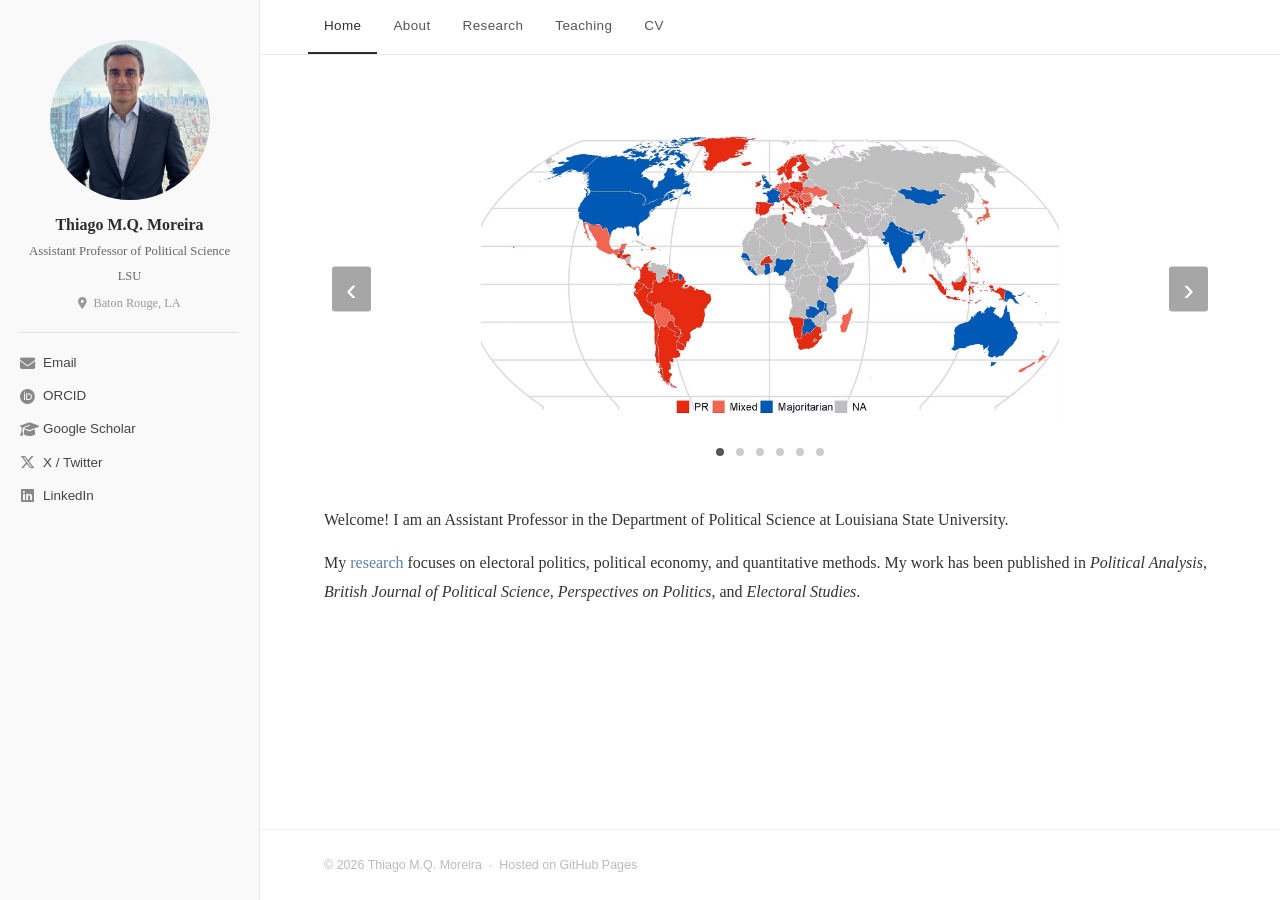
<file: index.html>
<!DOCTYPE html>
<html lang="en">
<head>
  <meta charset="UTF-8" />
  <meta name="viewport" content="width=device-width, initial-scale=1.0" />
  <title>Thiago M. Q. Moreira</title>
  <link rel="stylesheet" href="style.css" />
  <link rel="stylesheet" href="https://cdnjs.cloudflare.com/ajax/libs/font-awesome/6.5.0/css/all.min.css" />

  <!-- Google tag (gtag.js) -->
<script async src="https://www.googletagmanager.com/gtag/js?id=G-JVZRSJXB43"></script>
<script>
  window.dataLayer = window.dataLayer || [];
  function gtag(){dataLayer.push(arguments);}
  gtag('js', new Date());

  gtag('config', 'G-JVZRSJXB43');
</script>
</head>
<body>

  <aside class="sidebar">
    <div class="sidebar-inner">
      <img src="foto2.png" alt="Thiago M. Q. Moreira" class="profile-photo" />
      <h1 class="sidebar-name">Thiago M.Q. Moreira</h1>
      <p class="sidebar-title">Assistant Professor of Political Science</p>
      <p class="sidebar-institution">LSU</p>
      <p class="sidebar-location"><i class="fa-solid fa-location-dot"></i> Baton Rouge, LA</p>
      <hr class="sidebar-divider" />
      <ul class="social-links">
        <li><a href="mailto:tmoreira@lsu.edu"><i class="fa-solid fa-envelope"></i> Email</a></li>
        <li><a href="https://orcid.org/0000-0002-3891-572X" target="_blank"><i class="fa-brands fa-orcid"></i> ORCID</a></li>
        <li><a href="https://scholar.google.com/citations?user=PfaVkHgAAAAJ&hl=pt-BR" target="_blank"><i class="fa-solid fa-graduation-cap"></i> Google Scholar</a></li>
        <li><a href="https://x.com/ThiagoMQM" target="_blank"><i class="fa-brands fa-x-twitter"></i> X / Twitter</a></li>
        <li><a href="https://linkedin.com/in/thiago-m-q-moreira-6786b3133/" target="_blank"><i class="fa-brands fa-linkedin"></i> LinkedIn</a></li>
      </ul>
    </div>
  </aside>

  <main class="main-content">
    <nav class="topnav">
      <a href="index.html" class="active">Home</a>
      <a href="about.html">About</a>
      <a href="research.html">Research</a>
      <a href="teaching.html">Teaching</a>
      <a href="cv.html">CV</a>
    </nav>

    <div class="page-body">
      <div class="carousel">
    <div class="carousel-track">
    <div class="carousel-slide active">
      <img src="banner.jpg" alt="Democracies and Electoral Systems" />
      <span class="carousel-caption">Democracies and Electoral Systems</span>
    </div>
    <div class="carousel-slide">
      <img src="Predicted_VoteShare.png" alt="Predicted Vote Share" />
      <span class="carousel-caption">Predicted and Observed Vote Shares in the UK</span>
    </div>
    <div class="carousel-slide">
      <img src="House_Brazil58.jpg" alt="House Brazil" />
      <span class="carousel-caption">Parties in the House of Representatives in Brazil, 1958</span>
    </div>
    <div class="carousel-slide">
      <img src="Polarization_NewPlot.png" alt="Polarization" />
      <span class="carousel-caption">Elite Polarization in the U.S. House of Representatives</span>
    </div>
    <div class="carousel-slide">
      <img src="Lula_VoteShare.png" alt="Polling Stations Map" />
      <span class="carousel-caption">Vote Share Across Geolocated Polling Stations in the 2026 Runoff</span>
    </div>
    <div class="carousel-slide">
      <img src="DeathRates_US_2020.png" alt="Overdose Death rates" />
      <span class="carousel-caption">Overdose Death Rates by U.S. Counties, 2020</span>
    </div>
  </div>

  <button class="carousel-btn prev" onclick="moveCarousel(-1)">&#8249;</button>
  <button class="carousel-btn next" onclick="moveCarousel(1)">&#8250;</button>

  <div class="carousel-dots">
    <span class="dot active" onclick="goToSlide(0)"></span>
    <span class="dot" onclick="goToSlide(1)"></span>
    <span class="dot" onclick="goToSlide(2)"></span>
    <span class="dot" onclick="goToSlide(3)"></span>
    <span class="dot" onclick="goToSlide(4)"></span>
    <span class="dot" onclick="goToSlide(5)"></span>
  </div>
</div>

<script>
  let current = 0;
  const slides = document.querySelectorAll('.carousel-slide');
  const dots = document.querySelectorAll('.dot');

  function showSlide(n) {
    slides[current].classList.remove('active');
    dots[current].classList.remove('active');
    current = (n + slides.length) % slides.length;
    slides[current].classList.add('active');
    dots[current].classList.add('active');
  }

  function moveCarousel(dir) {
    showSlide(current + dir);
    resetTimer();
  }

  function goToSlide(n) {
    showSlide(n);
    resetTimer();
  }

  let timer = setInterval(() => showSlide(current + 1), 5000);

  function resetTimer() {
    clearInterval(timer);
    timer = setInterval(() => showSlide(current + 1), 5000);
  }
</script>
      <p>
        Welcome! I am an Assistant Professor in the Department of Political Science at Louisiana State University.
      </p>
      <p>
        My <a href="research.html">research</a> focuses on electoral politics, political economy, and quantitative methods.
        My work has been published in <i>Political Analysis</i>, <i>British Journal of Political Science</i>, <i>Perspectives on Politics</i>, and <i>Electoral Studies</i>.
      </p>
    </div>

    <footer class="site-footer">
      &copy; 2026 Thiago M.Q. Moreira &nbsp;&middot;&nbsp; Hosted on GitHub Pages
    </footer>
  </main>

</body>
</html>
</file>
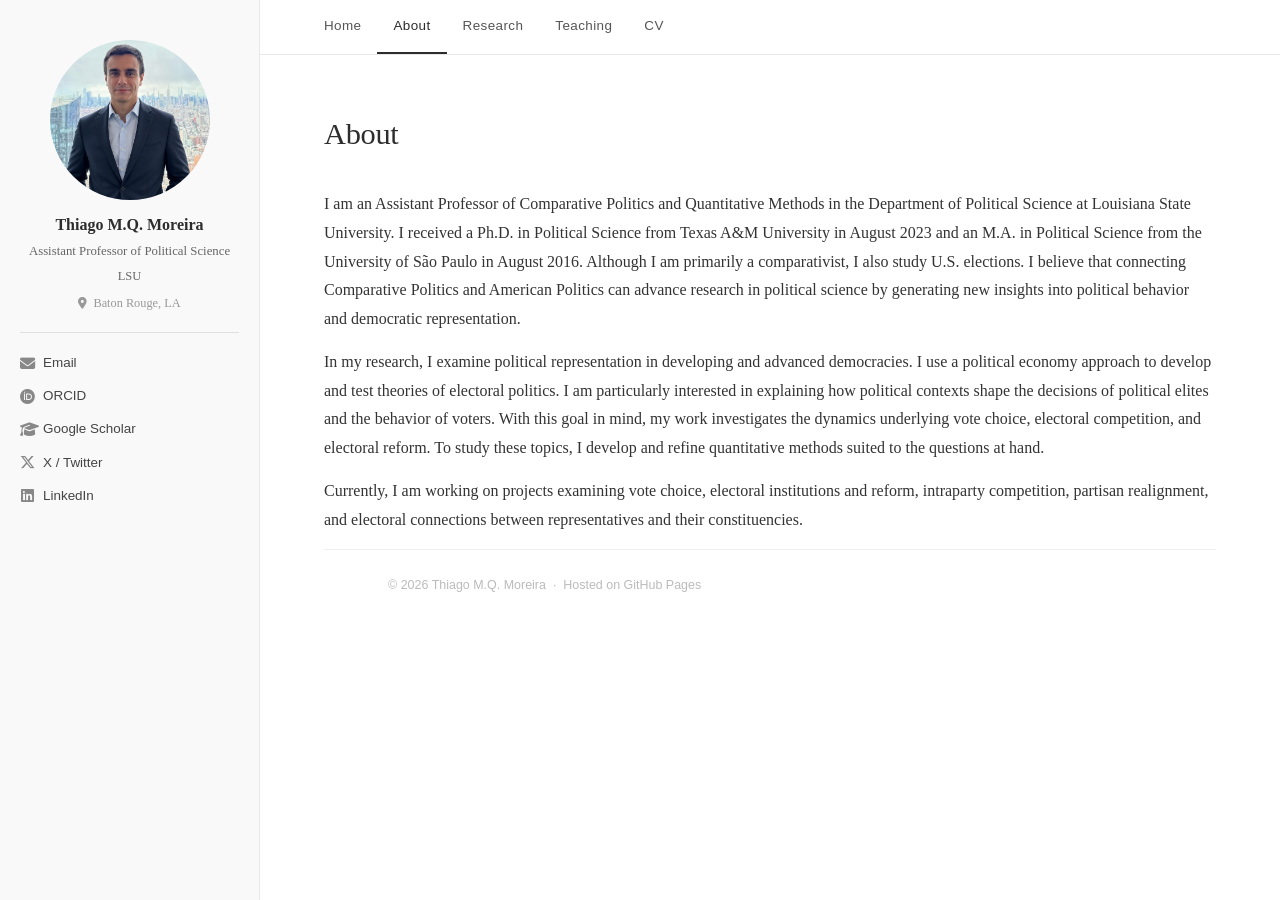
<file: about.html>
<!DOCTYPE html>
<html lang="en">
<head>
  <meta charset="UTF-8" />
  <meta name="viewport" content="width=device-width, initial-scale=1.0" />
  <title>About — Thiago M. Q. Moreira</title>
  <link rel="stylesheet" href="style.css" />
  <link rel="stylesheet" href="https://cdnjs.cloudflare.com/ajax/libs/font-awesome/6.5.0/css/all.min.css" />

  <!-- Google tag (gtag.js) -->
<script async src="https://www.googletagmanager.com/gtag/js?id=G-JVZRSJXB43"></script>
<script>
  window.dataLayer = window.dataLayer || [];
  function gtag(){dataLayer.push(arguments);}
  gtag('js', new Date());

  gtag('config', 'G-JVZRSJXB43');
</script>
</head>
<body>

  <aside class="sidebar">
    <div class="sidebar-inner">
      <img src="foto2.png" alt="Thiago M. Q. Moreira" class="profile-photo" />
      <h1 class="sidebar-name">Thiago M.Q. Moreira</h1>
      <p class="sidebar-title">Assistant Professor of Political Science</p>
      <p class="sidebar-institution">LSU</p>
      <p class="sidebar-location"><i class="fa-solid fa-location-dot"></i> Baton Rouge, LA</p>
      <hr class="sidebar-divider" />
      <ul class="social-links">
        <li><a href="mailto:tmoreira@lsu.edu"><i class="fa-solid fa-envelope"></i> Email</a></li>
        <li><a href="https://orcid.org/0000-0002-3891-572X" target="_blank"><i class="fa-brands fa-orcid"></i> ORCID</a></li>
        <li><a href="https://scholar.google.com/citations?user=PfaVkHgAAAAJ&hl=pt-BR" target="_blank"><i class="fa-solid fa-graduation-cap"></i> Google Scholar</a></li>
        <li><a href="https://x.com/ThiagoMQM" target="_blank"><i class="fa-brands fa-x-twitter"></i> X / Twitter</a></li>
        <li><a href="https://linkedin.com/in/thiago-m-q-moreira-6786b3133/" target="_blank"><i class="fa-brands fa-linkedin"></i> LinkedIn</a></li>
      </ul>
    </div>
  </aside>

  <main class="main-content">
    <nav class="topnav">
      <a href="index.html">Home</a>
      <a href="about.html" class="active">About</a>
      <a href="research.html">Research</a>
      <a href="teaching.html">Teaching</a>
      <a href="cv.html">CV</a>
    </nav>

    <div class="page-body">
      <h2 class="page-title">About</h2>

      <p>
       I am an Assistant Professor of Comparative Politics and Quantitative Methods in the Department of Political Science 
       at Louisiana State University.
       I received a Ph.D. in Political Science from Texas A&M University in August 2023 and an M.A. in Political Science 
       from the University of São Paulo in August 2016. 
       Although I am primarily a comparativist, I also study U.S. elections. I believe that connecting Comparative Politics 
       and American Politics can advance research in political science by generating new insights into political behavior and 
       democratic representation.
      </p>
      <p>
      In my research, I examine political representation in developing and advanced democracies. 
      I use a political economy approach to develop and test theories of electoral politics. 
      I am particularly interested in explaining how political contexts shape the decisions of political elites and the behavior of voters. 
      With this goal in mind, my work investigates the dynamics underlying vote choice, electoral competition, and 
      electoral reform. To study these topics, I develop and refine quantitative methods suited to the questions at hand. 
      </p>
      <p>
       Currently, I am working on projects examining vote choice, electoral institutions and reform, intraparty competition, 
       partisan realignment, and electoral connections between representatives and their constituencies. 
      </p>

    
    <footer class="site-footer">
      &copy; 2026 Thiago M.Q. Moreira &nbsp;&middot;&nbsp; Hosted on GitHub Pages
    </footer>
  </main>

</body>
</html>
</file>
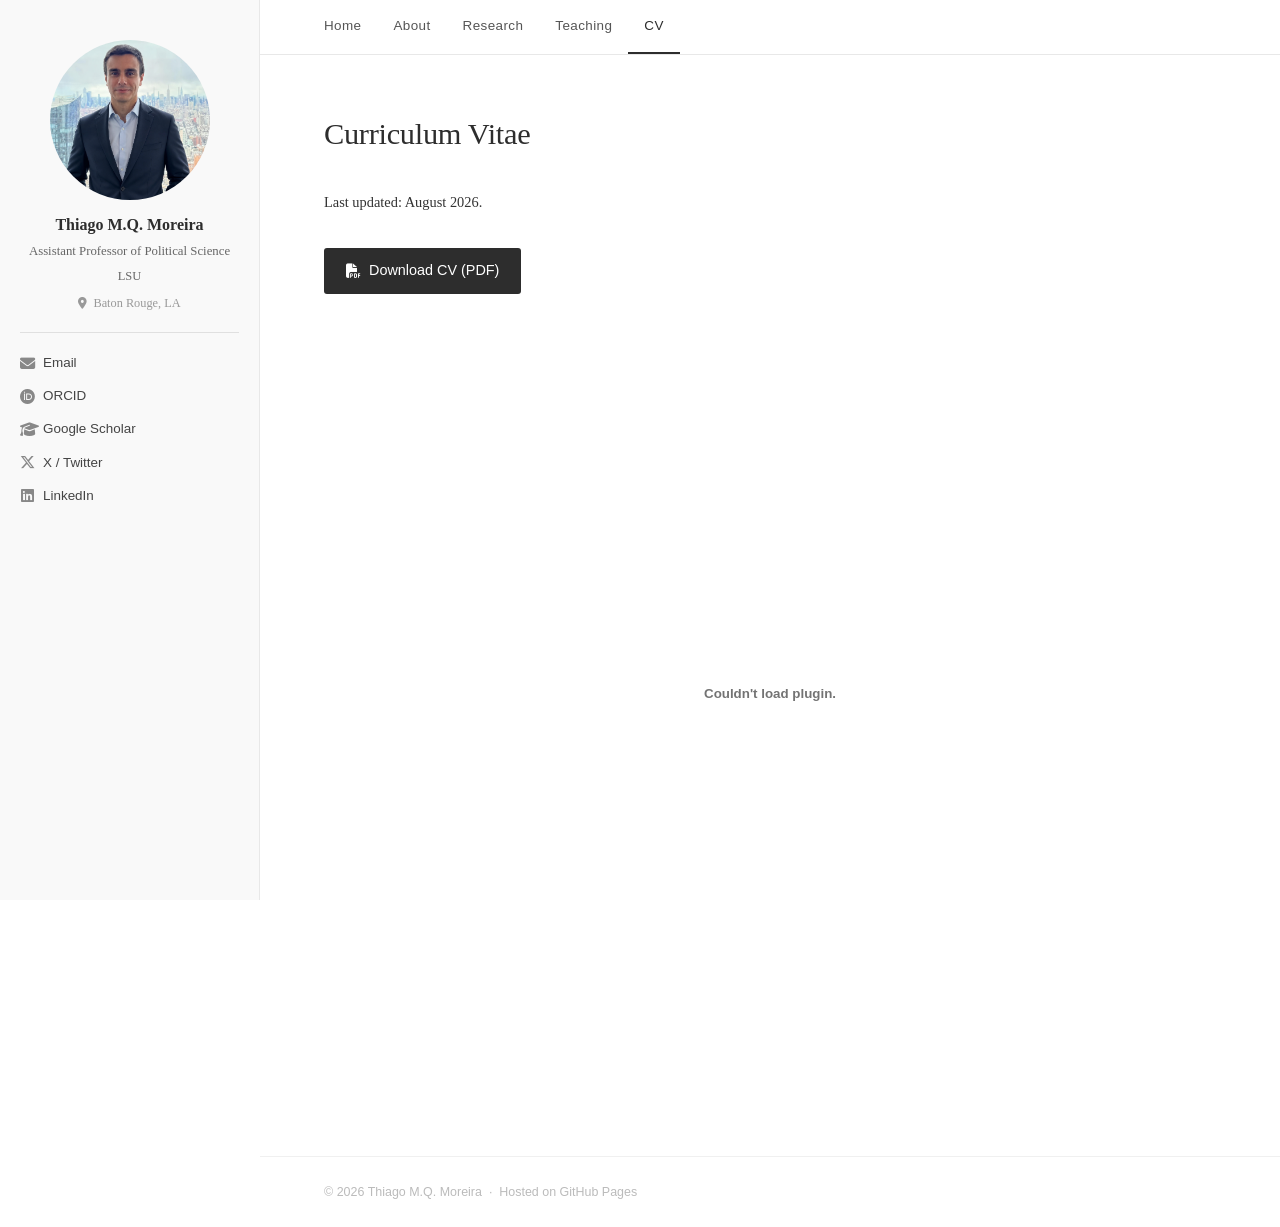
<file: cv.html>
<!DOCTYPE html>
<html lang="en">
<head>
  <meta charset="UTF-8" />
  <meta name="viewport" content="width=device-width, initial-scale=1.0" />
  <title>CV — Thiago M. Q. Moreira</title>
  <link rel="stylesheet" href="style.css" />
  <link rel="stylesheet" href="https://cdnjs.cloudflare.com/ajax/libs/font-awesome/6.5.0/css/all.min.css" />

  <!-- Google tag (gtag.js) -->
<script async src="https://www.googletagmanager.com/gtag/js?id=G-JVZRSJXB43"></script>
<script>
  window.dataLayer = window.dataLayer || [];
  function gtag(){dataLayer.push(arguments);}
  gtag('js', new Date());

  gtag('config', 'G-JVZRSJXB43');
</script>
</head>
<body>

  <aside class="sidebar">
    <div class="sidebar-inner">
      <img src="foto2.png" alt="Thiago M. Q. Moreira" class="profile-photo" />
      <h1 class="sidebar-name">Thiago M.Q. Moreira</h1>
      <p class="sidebar-title">Assistant Professor of Political Science</p>
      <p class="sidebar-institution">LSU</p>
      <p class="sidebar-location"><i class="fa-solid fa-location-dot"></i> Baton Rouge, LA</p>
      <hr class="sidebar-divider" />
      <ul class="social-links">
        <li><a href="mailto:tmoreira@lsu.edu"><i class="fa-solid fa-envelope"></i> Email</a></li>
        <li><a href="https://orcid.org/0000-0002-3891-572X" target="_blank"><i class="fa-brands fa-orcid"></i> ORCID</a></li>
        <li><a href="https://scholar.google.com/citations?user=PfaVkHgAAAAJ&hl=pt-BR" target="_blank"><i class="fa-solid fa-graduation-cap"></i> Google Scholar</a></li>
        <li><a href="https://x.com/ThiagoMQM" target="_blank"><i class="fa-brands fa-x-twitter"></i> X / Twitter</a></li>
        <li><a href="https://linkedin.com/in/thiago-m-q-moreira-6786b3133/" target="_blank"><i class="fa-brands fa-linkedin"></i> LinkedIn</a></li>
      </ul>
    </div>
  </aside>

  <main class="main-content">
    <nav class="topnav">
      <a href="index.html">Home</a>
      <a href="about.html">About</a>
      <a href="research.html">Research</a>
      <a href="teaching.html">Teaching</a>
      <a href="cv.html" class="active">CV</a>
    </nav>

    <div class="page-body">
      <h2 class="page-title">Curriculum Vitae</h2>
    <p class="light">Last updated: August 2026.</p>
      <a href="ThiagoMoreira_CV.pdf" class="btn-download" target="_blank">
        <i class="fa-solid fa-file-pdf"></i> Download CV (PDF)
      </a>
      <embed src="ThiagoMoreira_CV.pdf" type="application/pdf" width="100%" height="800px" />
    </div>

    <footer class="site-footer">
      &copy; 2026 Thiago M.Q. Moreira &nbsp;&middot;&nbsp; Hosted on GitHub Pages
    </footer>
  </main>

</body>
</html>
</file>
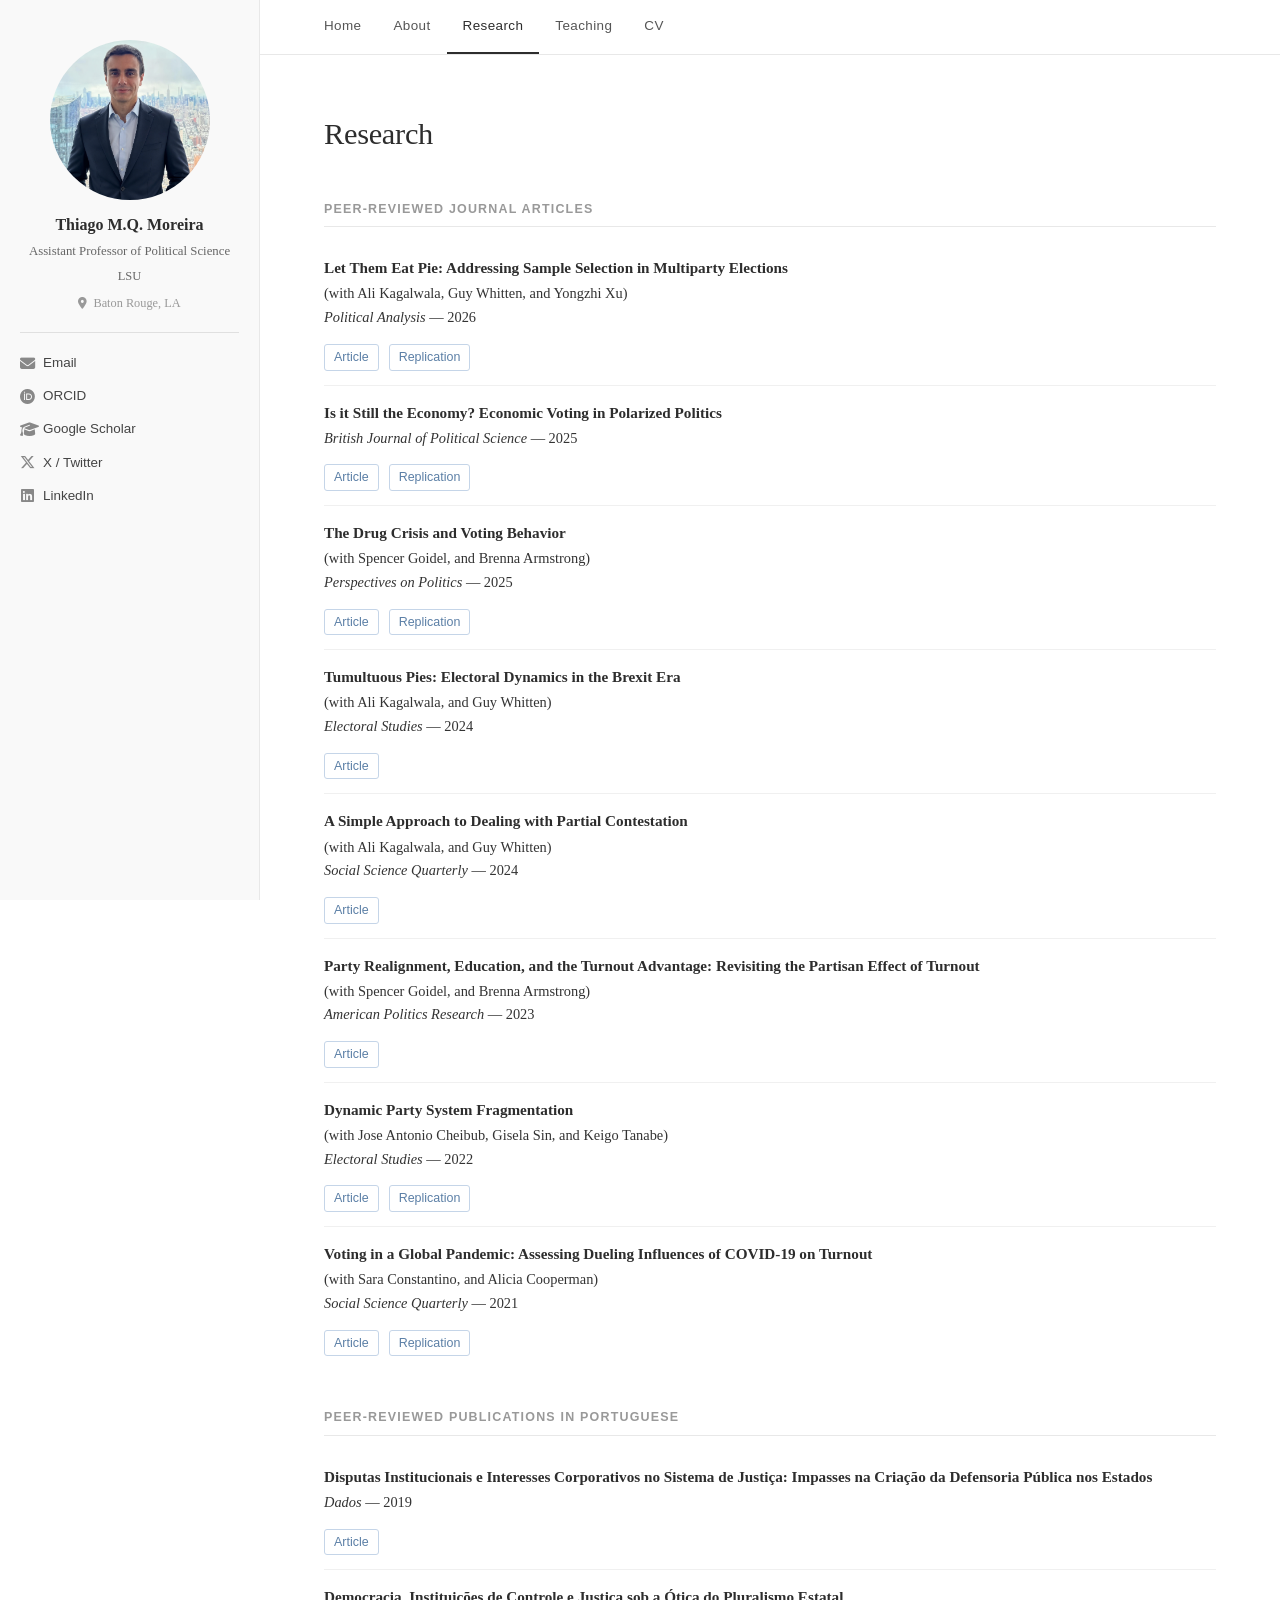
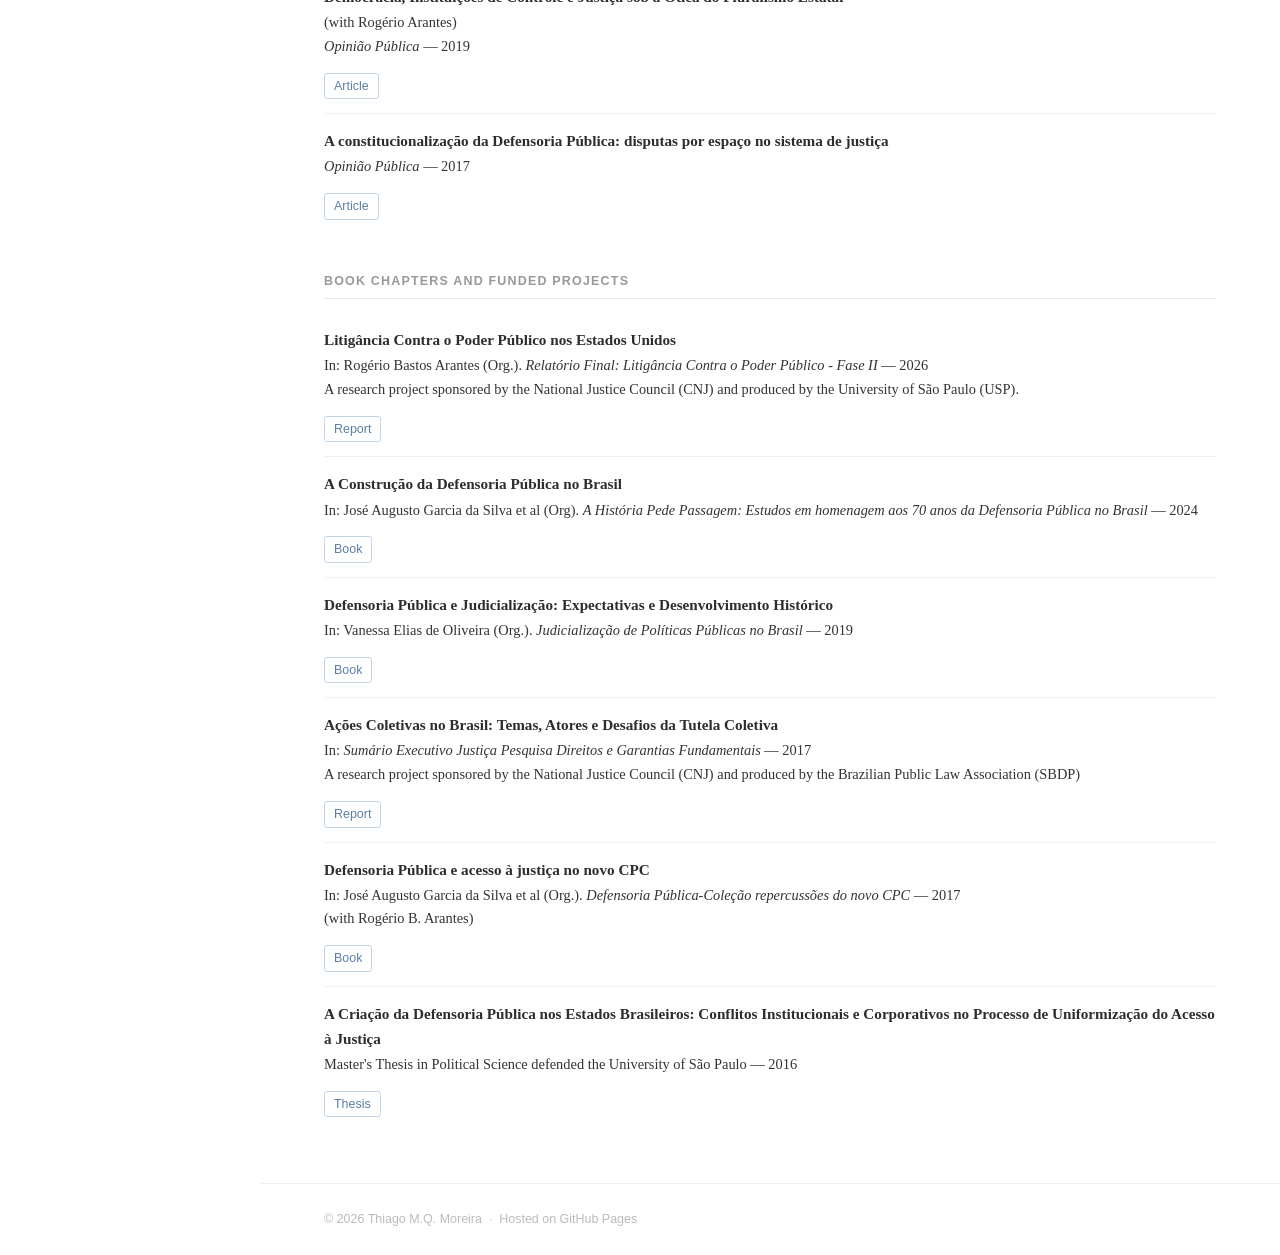
<file: research.html>
<!DOCTYPE html>
<html lang="en">
<head>
  <meta charset="UTF-8" />
  <meta name="viewport" content="width=device-width, initial-scale=1.0" />
  <title>Research — Thiago M. Q. Moreira</title>
  <link rel="stylesheet" href="style.css" />
  <link rel="stylesheet" href="https://cdnjs.cloudflare.com/ajax/libs/font-awesome/6.5.0/css/all.min.css" />

  <!-- Google tag (gtag.js) -->
<script async src="https://www.googletagmanager.com/gtag/js?id=G-JVZRSJXB43"></script>
<script>
  window.dataLayer = window.dataLayer || [];
  function gtag(){dataLayer.push(arguments);}
  gtag('js', new Date());

  gtag('config', 'G-JVZRSJXB43');
</script>
</head>
<body>

  <aside class="sidebar">
    <div class="sidebar-inner">
      <img src="foto2.png" alt="Thiago M. Q. Moreira" class="profile-photo" />
      <h1 class="sidebar-name">Thiago M.Q. Moreira</h1>
      <p class="sidebar-title">Assistant Professor of Political Science</p>
      <p class="sidebar-institution">LSU</p>
      <p class="sidebar-location"><i class="fa-solid fa-location-dot"></i> Baton Rouge, LA</p>
      <hr class="sidebar-divider" />
      <ul class="social-links">
        <li><a href="mailto:tmoreira@lsu.edu"><i class="fa-solid fa-envelope"></i> Email</a></li>
        <li><a href="https://orcid.org/0000-0002-3891-572X" target="_blank"><i class="fa-brands fa-orcid"></i> ORCID</a></li>
        <li><a href="https://scholar.google.com/citations?user=PfaVkHgAAAAJ&hl=pt-BR" target="_blank"><i class="fa-solid fa-graduation-cap"></i> Google Scholar</a></li>
        <li><a href="https://x.com/ThiagoMQM" target="_blank"><i class="fa-brands fa-x-twitter"></i> X / Twitter</a></li>
        <li><a href="https://linkedin.com/in/thiago-m-q-moreira-6786b3133/" target="_blank"><i class="fa-brands fa-linkedin"></i> LinkedIn</a></li>
      </ul>
    </div>
  </aside>

  <main class="main-content">
    <nav class="topnav">
      <a href="index.html">Home</a>
      <a href="about.html">About</a>
      <a href="research.html" class="active">Research</a>
      <a href="teaching.html">Teaching</a>
      <a href="cv.html">CV</a>
    </nav>

    <div class="page-body">
      <h2 class="page-title">Research</h2>

      <!-- ── PEER-REVIEWED ARTICLES (ENGLISH) ── -->
      <h3 class="section-heading">Peer-Reviewed Journal Articles</h3>
      <ul class="pub-list">

        <li class="pub-item">
          <span class="pub-title"><b>Let Them Eat Pie: Addressing Sample Selection in Multiparty Elections</b></span>
          <p class="pub-meta">
            (with Ali Kagalwala, Guy Whitten, and Yongzhi Xu)<br />
            <em>Political Analysis</em> &mdash; 2026
          </p>
          <div class="pub-links">
            <a href="https://www.cambridge.org/core/journals/political-analysis/article/let-them-eat-pie-addressing-sample-selection-in-multiparty-elections/10B276DD879B6777C67C208C319C4285" target="_blank">Article</a>
            <a href="https://dataverse.harvard.edu/dataset.xhtml?persistentId=doi:10.7910/DVN/E8EOOD" target="_blank">Replication</a>
          </div>
        </li>

        <li class="pub-item">
          <span class="pub-title"><b>Is it Still the Economy? Economic Voting in Polarized Politics</b></span>
          <p class="pub-meta">
            <em>British Journal of Political Science</em> &mdash; 2025
          </p>
          <div class="pub-links">
            <a href="https://www.cambridge.org/core/journals/british-journal-of-political-science/article/is-it-still-the-economy-economic-voting-in-polarized-politics/AE19D6CFDF3D41C605204989B9B90D5C" target="_blank">Article</a>
            <a href="https://doi.org/10.7910/DVN/RRC5BU" target="_blank">Replication</a>
          </div>
        </li>

        <li class="pub-item">
          <span class="pub-title"><b>The Drug Crisis and Voting Behavior</b></span>
          <p class="pub-meta">
            (with Spencer Goidel, and Brenna Armstrong)<br />
            <em>Perspectives on Politics</em> &mdash; 2025
          </p>
          <div class="pub-links">
            <a href="https://www.cambridge.org/core/journals/perspectives-on-politics/article/drug-crisis-and-voting-behavior/C5BA7981C43114AFF39D0D3D6DA15B59" target="_blank">Article</a>
            <a href="https://dataverse.harvard.edu/dataset.xhtml?persistentId=doi:10.7910/DVN/MOIYUL" target="_blank">Replication</a>
          </div>
        </li>

        <li class="pub-item">
          <span class="pub-title"><b>Tumultuous Pies: Electoral Dynamics in the Brexit Era</b></span>
          <p class="pub-meta">
            (with Ali Kagalwala, and Guy Whitten)<br />
            <em>Electoral Studies</em> &mdash; 2024
          </p>
          <div class="pub-links">
            <a href="https://www.sciencedirect.com/science/article/abs/pii/S0261379424000799?dgcid=coauthor" target="_blank">Article</a>
          </div>
        </li>

        <li class="pub-item">
          <span class="pub-title"><b>A Simple Approach to Dealing with Partial Contestation</b></span>
          <p class="pub-meta">
            (with Ali Kagalwala, and Guy Whitten)<br />
            <em>Social Science Quarterly</em> &mdash; 2024
          </p>
          <div class="pub-links">
            <a href="https://onlinelibrary.wiley.com/doi/10.1111/ssqu.13408?af=R" target="_blank">Article</a>
          </div>
        </li>

        <li class="pub-item">
          <span class="pub-title"><b>Party Realignment, Education, and the Turnout Advantage: Revisiting the Partisan Effect of Turnout</b></span>
          <p class="pub-meta">
            (with Spencer Goidel, and Brenna Armstrong)<br />
            <em>American Politics Research</em> &mdash; 2023
          </p>
          <div class="pub-links">
            <a href="https://journals.sagepub.com/doi/10.1177/1532673X231206149" target="_blank">Article</a>
          </div>
        </li>

        <li class="pub-item">
          <span class="pub-title"><b>Dynamic Party System Fragmentation</b></span>
          <p class="pub-meta">
            (with Jose Antonio Cheibub, Gisela Sin, and Keigo Tanabe)<br />
            <em>Electoral Studies</em> &mdash; 2022
          </p>
          <div class="pub-links">
            <a href="https://www.sciencedirect.com/science/article/abs/pii/S0261379422000026?casa_token=NYe6c80_f0oAAAAA:VGMT839c-TnWk_vrShMcKKD5nsxXL35p8s0DgljucPSkcGOSnkQAbRDuCeDOhCVVb-TsP-CeD-I" target="_blank">Article</a>
            <a href="https://osf.io/5tmvf/overview" target="_blank">Replication</a>
          </div>
        </li>

        <li class="pub-item">
          <span class="pub-title"><b>Voting in a Global Pandemic: Assessing Dueling Influences of COVID-19 on Turnout</b></span>
          <p class="pub-meta">
            (with Sara Constantino, and Alicia Cooperman)<br />
            <em>Social Science Quarterly</em> &mdash; 2021
          </p>
          <div class="pub-links">
            <a href="https://onlinelibrary.wiley.com/doi/abs/10.1111/ssqu.13038?casa_token=2MGzC80SCu8AAAAA%3A5t5wAxdmIODLRPFglx3L08wWQEOHRpek7Iz4KuECi91d_Q5h-UNTjr9Ifl1U6W5OSbyk0lkpAQ6vUymO" target="_blank">Article</a>
            <a href="https://osf.io/fy4hn/overview" target="_blank">Replication</a>
          </div>
        </li>

      </ul>

      <!-- ── PEER-REVIEWED ARTICLES (PORTUGUESE) ── -->
      <h3 class="section-heading">Peer-Reviewed Publications in Portuguese</h3>
      <ul class="pub-list">

        <li class="pub-item">
          <span class="pub-title"><b>Disputas Institucionais e Interesses Corporativos no Sistema de Justiça: Impasses na Criação da Defensoria Pública nos Estados</b></span>
          <p class="pub-meta">
            <em>Dados</em> &mdash; 2019
          </p>
          <div class="pub-links">
            <a href="https://www.scielo.br/j/dados/a/b7Jdtbr79jX9VxYQKCZG7Vm/?lang=pt&format=html" target="_blank">Article</a>
          </div>
        </li>

        <li class="pub-item">
          <span class="pub-title"><b>Democracia, Instituições de Controle e Justiça sob a Ótica do Pluralismo Estatal</b> </span> 
          <p class="pub-meta">
            (with Rogério Arantes)<br />
            <em>Opinião Pública</em> &mdash; 2019
          </p>
          <div class="pub-links">
            <a href="https://www.scielo.br/j/op/a/y9dCbmHBdT8QJTDZh563fFx/?lang=pt" target="_blank">Article</a>
          </div>
        </li>

        <li class="pub-item">
          <span class="pub-title"><b>A constitucionalização da Defensoria Pública: disputas por espaço no sistema de justiça</b> </span> 
          <p class="pub-meta">
            <em>Opinião Pública</em> &mdash; 2017
          </p>
          <div class="pub-links">
            <a href="https://www.scielo.br/j/op/a/rMvxvccB5ZNV6ZTNhJddDWz/abstract/?lang=pt" target="_blank">Article</a>
          </div>
        </li>

      </ul>

      <!-- ── Book Chapters ── -->
      <h3 class="section-heading">Book Chapters and Funded Projects</h3>
      <ul class="pub-list">

        <li class="pub-item">
          <span class="pub-title"><b>Litigância Contra o Poder Público nos Estados Unidos</b></span>
          <p class="pub-meta">In: Rogério Bastos Arantes (Org.). <em>Relatório Final: Litigância Contra o Poder Público - Fase II</em> &mdash; 2026<br />  
            A research project sponsored by the National Justice Council (CNJ) and produced by the University of São Paulo (USP).​
          </p>
          <div class="pub-links">
            <a href="https://www.cnj.jus.br/wp-content/uploads/2026/07/relatorio-litigancia-contra-pp-1.pdf" target="_blank">Report</a>
          </div>
        </li>

        <li class="pub-item">
          <span class="pub-title"><b>A Construção da Defensoria Pública no Brasil</b></span>
          <p class="pub-meta">In: José Augusto Garcia da Silva et al (Org). <em>A História Pede Passagem: Estudos em homenagem aos 70 anos da Defensoria Pública no Brasil</em> &mdash; 2024 
          </p>
          <div class="pub-links">
            <a href="https://editorial.tirant.com/br/ebook/a-historia-pede-passagem-estudos-em-homenagem-aos-70-anos-da-defensoria-publica-no-brasil-vol-1-jose-augusto-de-sousa-9786559089338" target="_blank">Book</a>
          </div>
        </li>

        <li class="pub-item">
          <span class="pub-title"><b>Defensoria Pública e Judicialização: Expectativas e Desenvolvimento Histórico</b></span>
          <p class="pub-meta">In: Vanessa Elias de Oliveira (Org.). <em>Judicialização de Políticas Públicas no Brasil</em> &mdash; 2019<br />  
          </p>
          <div class="pub-links">
            <a href="https://books.scielo.org/id/fx5jk/07" target="_blank">Book</a>
          </div>
        </li>

        <li class="pub-item">
          <span class="pub-title"><b>Ações Coletivas no Brasil: Temas, Atores e Desafios da Tutela Coletiva</b></span>
          <p class="pub-meta">In: <em>Sumário Executivo Justiça Pesquisa Direitos e Garantias Fundamentais</em> &mdash; 2017<br /> 
            A research project sponsored by the National Justice Council (CNJ) and produced by the Brazilian Public Law Association (SBDP) 
          </p>
          <div class="pub-links">
            <a href="https://www.cnj.jus.br/wp-content/uploads/conteudo/arquivo/2018/02/9b3ba34c3dd4f6b44893444f7c29b2be.pdf" target="_blank">Report</a>
          </div>
        </li>

        <li class="pub-item">
          <span class="pub-title"><b>Defensoria Pública e acesso à justiça no novo CPC</b></span>
          <p class="pub-meta">In: José Augusto Garcia da Silva et al (Org.). <em>Defensoria Pública-Coleção repercussões do novo CPC</em> &mdash; 2017<br /> 
            (with Rogério B. Arantes)
          </p>
          <div class="pub-links">
            <a href="https://www.editorajuspodivm.com.br/colecao-repercussoes-do-novo-cpc-v5-defensoria-publica-2016" target="_blank">Book</a>
          </div>
        </li>

         <li class="pub-item">
          <span class="pub-title"><b> A Criação da Defensoria Pública nos Estados Brasileiros: Conflitos Institucionais e Corporativos no Processo de Uniformização do Acesso à Justiça</b></span>
          <p class="pub-meta">Master's Thesis in Political Science defended the University of São Paulo &mdash; 2016
          </p>
          <div class="pub-links">
            <a href="https://teses.usp.br/teses/disponiveis/8/8131/tde-19122016-092047/publico/2016_ThiagoDeMirandaQueirozMoreira_VCorrigida.pdf" target="_blank">Thesis</a>
          </div>
        </li>

      </ul>

    </div>

    <footer class="site-footer">
      &copy; 2026 Thiago M.Q. Moreira &nbsp;&middot;&nbsp; Hosted on GitHub Pages
    </footer>
  </main>

</body>
</html>
</file>
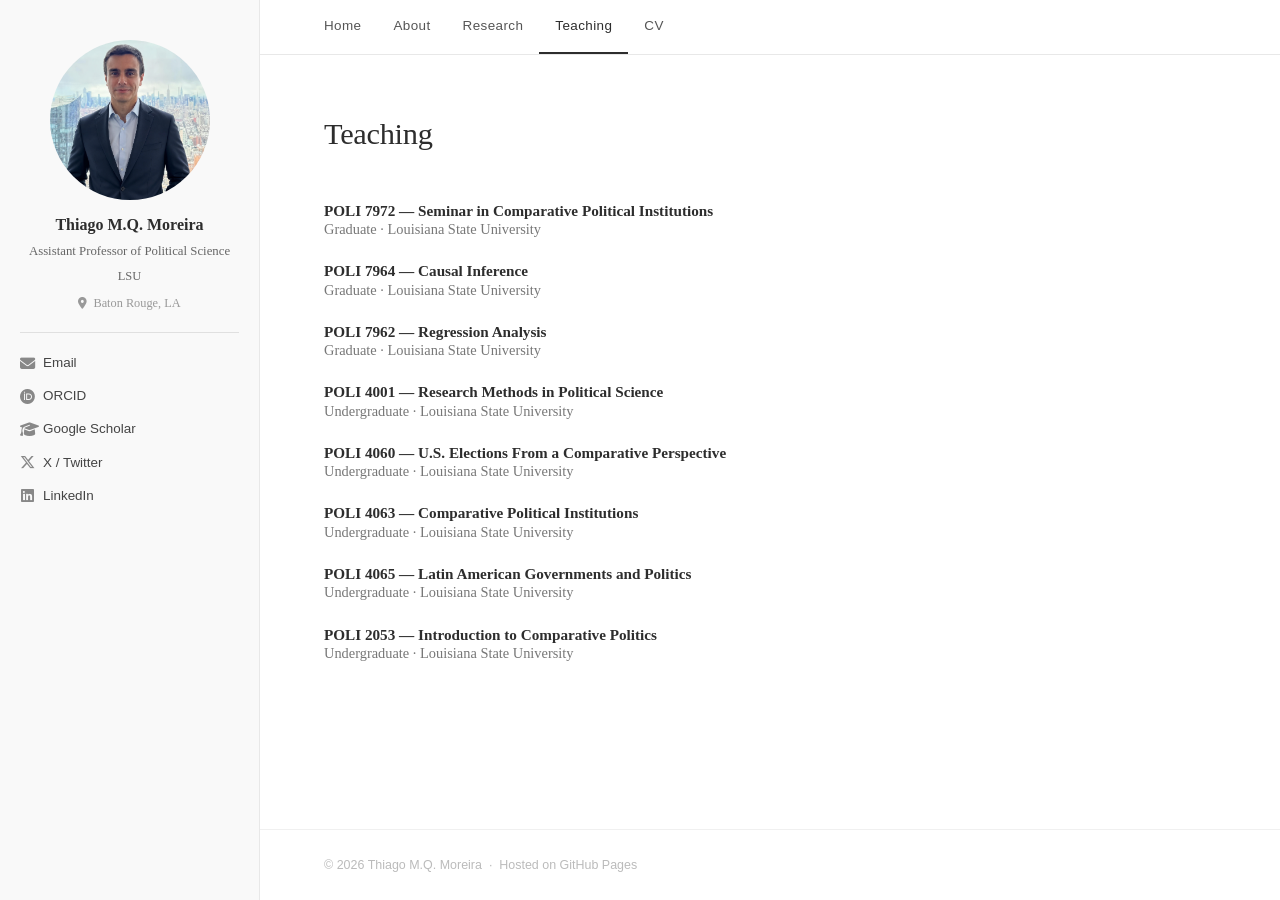
<file: teaching.html>
<!DOCTYPE html>
<html lang="en">
<head>
  <meta charset="UTF-8" />
  <meta name="viewport" content="width=device-width, initial-scale=1.0" />
  <title>Teaching — Thiago M. Q. Moreira</title>
  <link rel="stylesheet" href="style.css" />
  <link rel="stylesheet" href="https://cdnjs.cloudflare.com/ajax/libs/font-awesome/6.5.0/css/all.min.css" />

  <!-- Google tag (gtag.js) -->
<script async src="https://www.googletagmanager.com/gtag/js?id=G-JVZRSJXB43"></script>
<script>
  window.dataLayer = window.dataLayer || [];
  function gtag(){dataLayer.push(arguments);}
  gtag('js', new Date());

  gtag('config', 'G-JVZRSJXB43');
</script>
</head>
<body>

  <aside class="sidebar">
    <div class="sidebar-inner">
      <img src="foto2.png" alt="Thiago M. Q. Moreira" class="profile-photo" />
      <h1 class="sidebar-name">Thiago M.Q. Moreira</h1>
      <p class="sidebar-title">Assistant Professor of Political Science</p>
      <p class="sidebar-institution">LSU</p>
      <p class="sidebar-location"><i class="fa-solid fa-location-dot"></i> Baton Rouge, LA</p>
      <hr class="sidebar-divider" />
      <ul class="social-links">
        <li><a href="mailto:tmoreira@lsu.edu"><i class="fa-solid fa-envelope"></i> Email</a></li>
        <li><a href="https://orcid.org/0000-0002-3891-572X" target="_blank"><i class="fa-brands fa-orcid"></i> ORCID</a></li>
        <li><a href="https://scholar.google.com/citations?user=PfaVkHgAAAAJ&hl=pt-BR" target="_blank"><i class="fa-solid fa-graduation-cap"></i> Google Scholar</a></li>
        <li><a href="https://x.com/ThiagoMQM" target="_blank"><i class="fa-brands fa-x-twitter"></i> X / Twitter</a></li>
        <li><a href="https://linkedin.com/in/thiago-m-q-moreira-6786b3133/" target="_blank"><i class="fa-brands fa-linkedin"></i> LinkedIn</a></li>
      </ul>
    </div>
  </aside>

  <main class="main-content">
    <nav class="topnav">
      <a href="index.html">Home</a>
      <a href="about.html">About</a>
      <a href="research.html">Research</a>
      <a href="teaching.html" class="active">Teaching</a>
      <a href="cv.html">CV</a>
    </nav>

    <div class="page-body">
      <h2 class="page-title">Teaching</h2>
      
      <ul class="course-list">

        <li class="course-item">
          <strong>POLI 7972 &mdash; Seminar in Comparative Political Institutions</strong><br />
          <span class="light"> Graduate &middot; Louisiana State University </span>
        </li>

        <li class="course-item">
          <strong>POLI 7964 &mdash; Causal Inference</strong><br />
          <span class="light"> Graduate &middot; Louisiana State University </span>
        </li>

        <li class="course-item">
          <strong>POLI 7962 &mdash; Regression Analysis</strong><br />
          <span class="light"> Graduate &middot; Louisiana State University </span>
        </li>

        <li class="course-item">
          <strong>POLI 4001 &mdash; Research Methods in Political Science</strong><br />
          <span class="light"> Undergraduate &middot; Louisiana State University </span>
        </li>

        <li class="course-item">
          <strong>POLI 4060 &mdash; U.S. Elections From a Comparative Perspective</strong><br />
          <span 
          class="light"> Undergraduate &middot; Louisiana State University </span>
        </li>

        <li class="course-item">
          <strong>POLI 4063 &mdash; Comparative Political Institutions</strong><br />
          <span class="light"> Undergraduate &middot; Louisiana State University </span>
        </li>

        <li class="course-item">
          <strong>POLI 4065 &mdash; Latin American Governments and Politics</strong><br />
          <span class="light"> Undergraduate &middot; Louisiana State University </span>
        </li>

        <li class="course-item">
          <strong>POLI 2053 &mdash; Introduction to Comparative Politics</strong><br />
          <span class="light"> Undergraduate &middot; Louisiana State University </span>
        </li>

      </ul>
    </div>

    <footer class="site-footer">
      &copy; 2026 Thiago M.Q. Moreira &nbsp;&middot;&nbsp; Hosted on GitHub Pages
    </footer>
  </main>

</body>
</html>
</file>
<file: style.css>
/* ════════════════════════════════════════════
   RESET & BASE
════════════════════════════════════════════ */
*, *::before, *::after {
  box-sizing: border-box;
  margin: 0;
  padding: 0;
}

html { scroll-behavior: smooth; }

body {
  font-family: 'Georgia', serif;
  font-size: 16px;
  line-height: 1.8;
  color: #2d2d2d;
  background: #ffffff;
  display: flex;
  min-height: 100vh;
}

a {
  color: #5b7fa6;
  text-decoration: none;
}
a:hover { text-decoration: underline; }

/* ════════════════════════════════════════════
   SIDEBAR
════════════════════════════════════════════ */
.sidebar {
  width: 260px;
  min-width: 260px;
  background: #f9f9f9;
  border-right: 1px solid #e8e8e8;
  position: fixed;
  top: 0;
  left: 0;
  height: 100vh;
  overflow-y: auto;
}

.sidebar-inner {
  padding: 40px 20px;
  display: flex;
  flex-direction: column;
  align-items: center;
  text-align: center;
}

.profile-photo {
  width: 160px;
  height: 160px;
  border-radius: 50%;
  object-fit: cover;
  border: none; /*2px solid #ccc;*/
  margin-bottom: 14px;
  background: #e8e8e8;
}

.sidebar-name {
  font-size: 1rem;
  font-weight: bold;
  color: #2d2d2d;
  margin-bottom: 4px;
  line-height: 1.4;
}

.sidebar-title {
  font-size: 0.8rem;
  color: #666;
  margin-bottom: 2px;
}

.sidebar-institution {
  font-size: 0.78rem;
  color: #666;
  margin-bottom: 4px;
}

.sidebar-location {
  font-size: 0.77rem;
  color: #999;
}

.sidebar-location i { margin-right: 3px; font-size: 0.72rem; }

.sidebar-divider {
  border: none;
  border-top: 1px solid #e0e0e0;
  width: 100%;
  margin: 18px 0;
}

.social-links {
  list-style: none;
  width: 100%;
  text-align: left;
}

.social-links li { margin-bottom: 9px; }

.social-links a {
  font-family: 'Arial', sans-serif;
  font-size: 0.84rem;
  color: #444;
  display: flex;
  align-items: center;
  gap: 8px;
  transition: color 0.2s;
}

.social-links a:hover {
  color: #5b7fa6;
  text-decoration: none;
}

.social-links i {
  width: 15px;
  text-align: center;
  font-size: 0.95rem;
  color: #888;
}

/* ════════════════════════════════════════════
   TOP NAV
════════════════════════════════════════════ */
.topnav {
  position: sticky;
  top: 0;
  background: #ffffff;
  border-bottom: 1px solid #e8e8e8;
  z-index: 50;
  display: flex;
  align-items: center;
  padding: 0 48px;
  gap: 0;
}

.topnav a {
  font-family: 'Arial', sans-serif;
  font-size: 0.84rem;
  color: #555;
  letter-spacing: 0.4px;
  padding: 14px 16px;
  display: block;
  border-bottom: 2px solid transparent;
  transition: color 0.2s, border-color 0.2s;
  text-decoration: none;
}

.topnav a:hover,
.topnav a.active {
  color: #2d2d2d;
  border-bottom-color: #2d2d2d;
}

/* ════════════════════════════════════════════
   MAIN CONTENT
════════════════════════════════════════════ */
.main-content {
  margin-left: 260px;
  width: calc(100% - 260px);
  flex: 1;
  display: flex;
  flex-direction: column;
}

.page-body {
  padding: 52px 64px;
  max-width: 1100px;
}

/* ════════════════════════════════════════════
   TYPOGRAPHY
════════════════════════════════════════════ */
.page-title {
  font-size: 1.9rem;
  color: #2d2d2d;
  font-weight: normal;
  margin-bottom: 28px;
  letter-spacing: -0.3px;
}

.section-heading {
  font-family: 'Arial', sans-serif;
  font-size: 0.78rem;
  text-transform: uppercase;
  letter-spacing: 1.2px;
  color: #999;
  margin-top: 36px;
  margin-bottom: 14px;
  padding-bottom: 6px;
  border-bottom: 1px solid #e8e8e8;
}

.page-body p {
  margin-bottom: 14px;
  color: #333;
}

.light { color: #777; font-size: 0.9rem; }

/* ════════════════════════════════════════════
   HOME
════════════════════════════════════════════ */
.banner-wrapper {
  position: relative;
  display: block;
  width: 100%;
  max-width: 100%;
  overflow: hidden;
  margin-bottom: 36px;
}

.banner-caption {
  position: absolute;
  bottom: 10px;
  left: 50%;
  transform: translateX(-50%);
  background: rgba(0, 0, 0, 0.6);
  color: white;
  font-family: 'Arial', sans-serif;
  font-size: 0.78rem;
  padding: 4px 14px;
  border-radius: 3px;
  white-space: nowrap;
  opacity: 0;
  transition: opacity 0.2s;
  pointer-events: none;
}

.banner-wrapper:hover .banner-caption {
  opacity: 1;
}

.banner-img {
  width: 100%;
  max-width: 100%;
  max-height: 320px;
  object-fit: contain;
  background: #ffffff;
  border-radius: 4px;
  display: block;
}

/* ════════════════════════════════════════════
   PUBLICATIONS
════════════════════════════════════════════ */
.pub-list {
  list-style: none;
  padding: 0;
}

.pub-item {
  padding: 14px 0;
  border-bottom: 1px solid #f0f0f0;
  font-size: 0.95rem;
  line-height: 1.65;
}

.pub-item:last-child { border-bottom: none; }

.pub-title {
  color: #2d2d2d;
}

.pub-meta {
  color: #555;
  font-size: 0.9rem;
  margin-top: 2px;
}

.pub-links {
  display: flex;
  gap: 10px;
  flex-wrap: wrap;
  margin-top: 5px;
}

.pub-links a {
  font-family: 'Arial', sans-serif;
  font-size: 0.78rem;
  color: #5b7fa6;
  border: 1px solid #c5d5e8;
  padding: 2px 9px;
  border-radius: 3px;
  transition: background 0.15s;
}

.pub-links a:hover {
  background: #edf2f8;
  text-decoration: none;
}

/* ════════════════════════════════════════════
   EDUCATION
════════════════════════════════════════════ */
.edu-list {
  list-style: none;
  padding: 0;
}

.edu-list li {
  padding: 10px 0;
  border-bottom: 1px solid #f0f0f0;
  font-size: 0.95rem;
}

.edu-list li:last-child { border-bottom: none; }

/* ════════════════════════════════════════════
   COURSES
════════════════════════════════════════════ */
.course-list {
  list-style: none;
  padding: 0;
}

.course-item {
  padding: 12px 0;
  /*border-bottom: 1px solid #f0f0f0;*/
  font-size: 0.95rem;
  line-height: 1.2;
}

.course-item:last-child { border-bottom: none; }

/* ════════════════════════════════════════════
   CV BUTTON
════════════════════════════════════════════ */
.btn-download {
  display: inline-flex;
  align-items: center;
  gap: 9px;
  margin-top: 18px;
  background: #2d2d2d;
  color: #fff;
  font-family: 'Arial', sans-serif;
  font-size: 0.9rem;
  padding: 10px 22px;
  border-radius: 3px;
  text-decoration: none;
  transition: background 0.2s;
}

.btn-download:hover {
  background: #444;
  text-decoration: none;
}

/* ════════════════════════════════════════════
   FOOTER
════════════════════════════════════════════ */
.site-footer {
  padding: 24px 64px;
  font-family: 'Arial', sans-serif;
  font-size: 0.78rem;
  color: #bbb;
  border-top: 1px solid #f0f0f0;
  margin-top: auto;
}

/* ════════════════════════════════════════════
   RESPONSIVE
════════════════════════════════════════════ */
@media (max-width: 900px) {
  body { flex-direction: column; }
  .sidebar {
    position: relative;
    width: 100%;
    height: auto;
    border-right: none;
    border-bottom: 1px solid #e8e8e8;
  }
  .main-content {
    margin-left: 0;
    width: 100%;  /* adicione esta linha */
  }
  .topnav { padding: 0 16px; flex-wrap: wrap; }
  .page-body { padding: 32px 24px; }
  .site-footer { padding: 20px 24px; }
}

/* ════════════════════════════════════════════
   CAROUSEL
════════════════════════════════════════════ */
.carousel {
  position: relative;
  width: 100%;
  margin-bottom: 36px;
}

.carousel-slide {
  display: none;
  position: relative;
}

.carousel-slide.active {
  display: block;
}

.carousel-slide img {
  width: 100%;
  max-height: 320px;
  object-fit: contain;
  background: #ffffff;
  border-radius: 4px;
  display: block;
}

.carousel-caption {
  position: absolute;
  bottom: 10px;
  left: 50%;
  transform: translateX(-50%);
  background: rgba(0, 0, 0, 0.6);
  color: white;
  font-family: 'Arial', sans-serif;
  font-size: 0.78rem;
  padding: 4px 14px;
  border-radius: 3px;
  white-space: nowrap;
  opacity: 0;
  transition: opacity 0.2s;
  pointer-events: none;
}

.carousel:hover .carousel-caption {
  opacity: 1;
}

.carousel-btn {
  position: absolute;
  top: 50%;
  transform: translateY(-50%);
  background: rgba(0, 0, 0, 0.35);
  color: white;
  border: none;
  font-size: 2rem;
  padding: 4px 14px;
  cursor: pointer;
  border-radius: 3px;
  transition: background 0.2s;
  z-index: 10;
}

.carousel-btn:hover {
  background: rgba(0, 0, 0, 0.6);
}

.carousel-btn.prev { left: 8px; }
.carousel-btn.next { right: 8px; }

.carousel-dots {
  text-align: center;
  padding: 10px 0 4px;
}

.dot {
  display: inline-block;
  width: 8px;
  height: 8px;
  background: #ccc;
  border-radius: 50%;
  margin: 0 4px;
  cursor: pointer;
  transition: background 0.2s;
}

.dot.active {
  background: #555;
}
</file>
